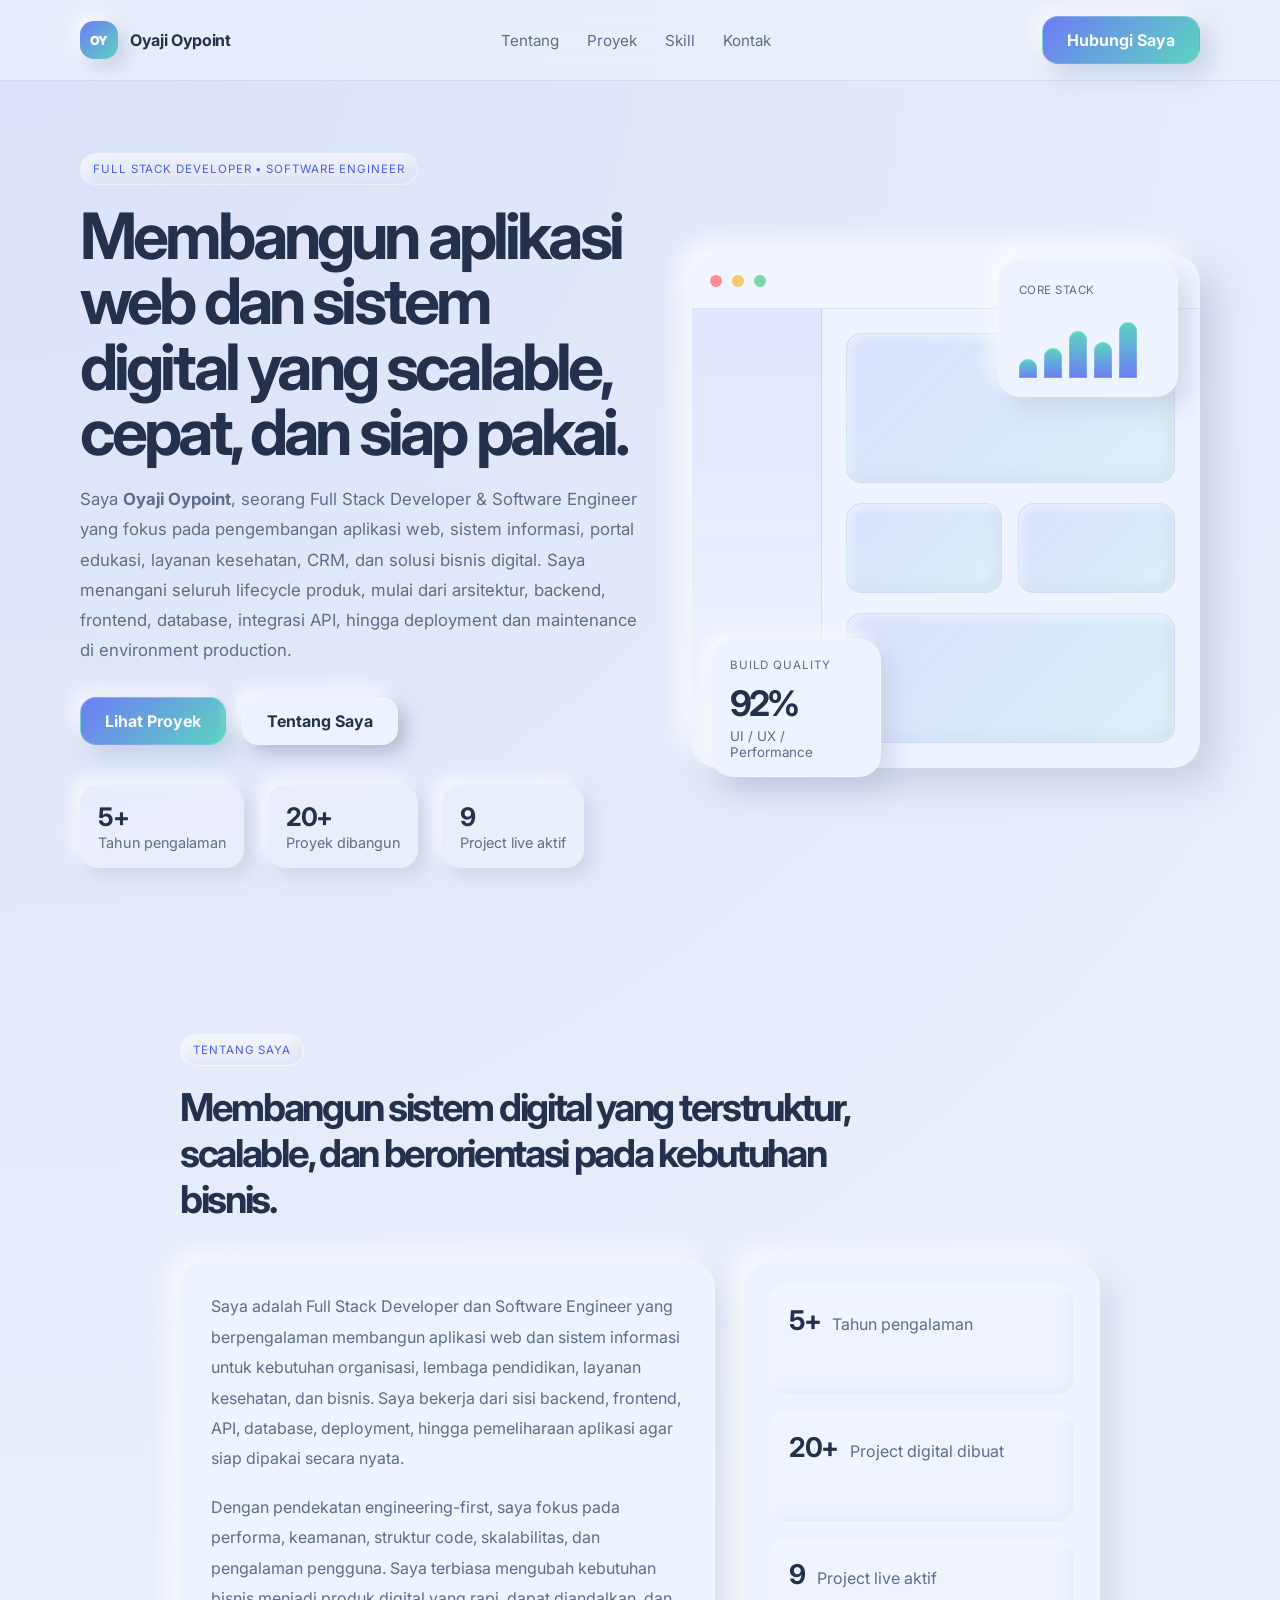
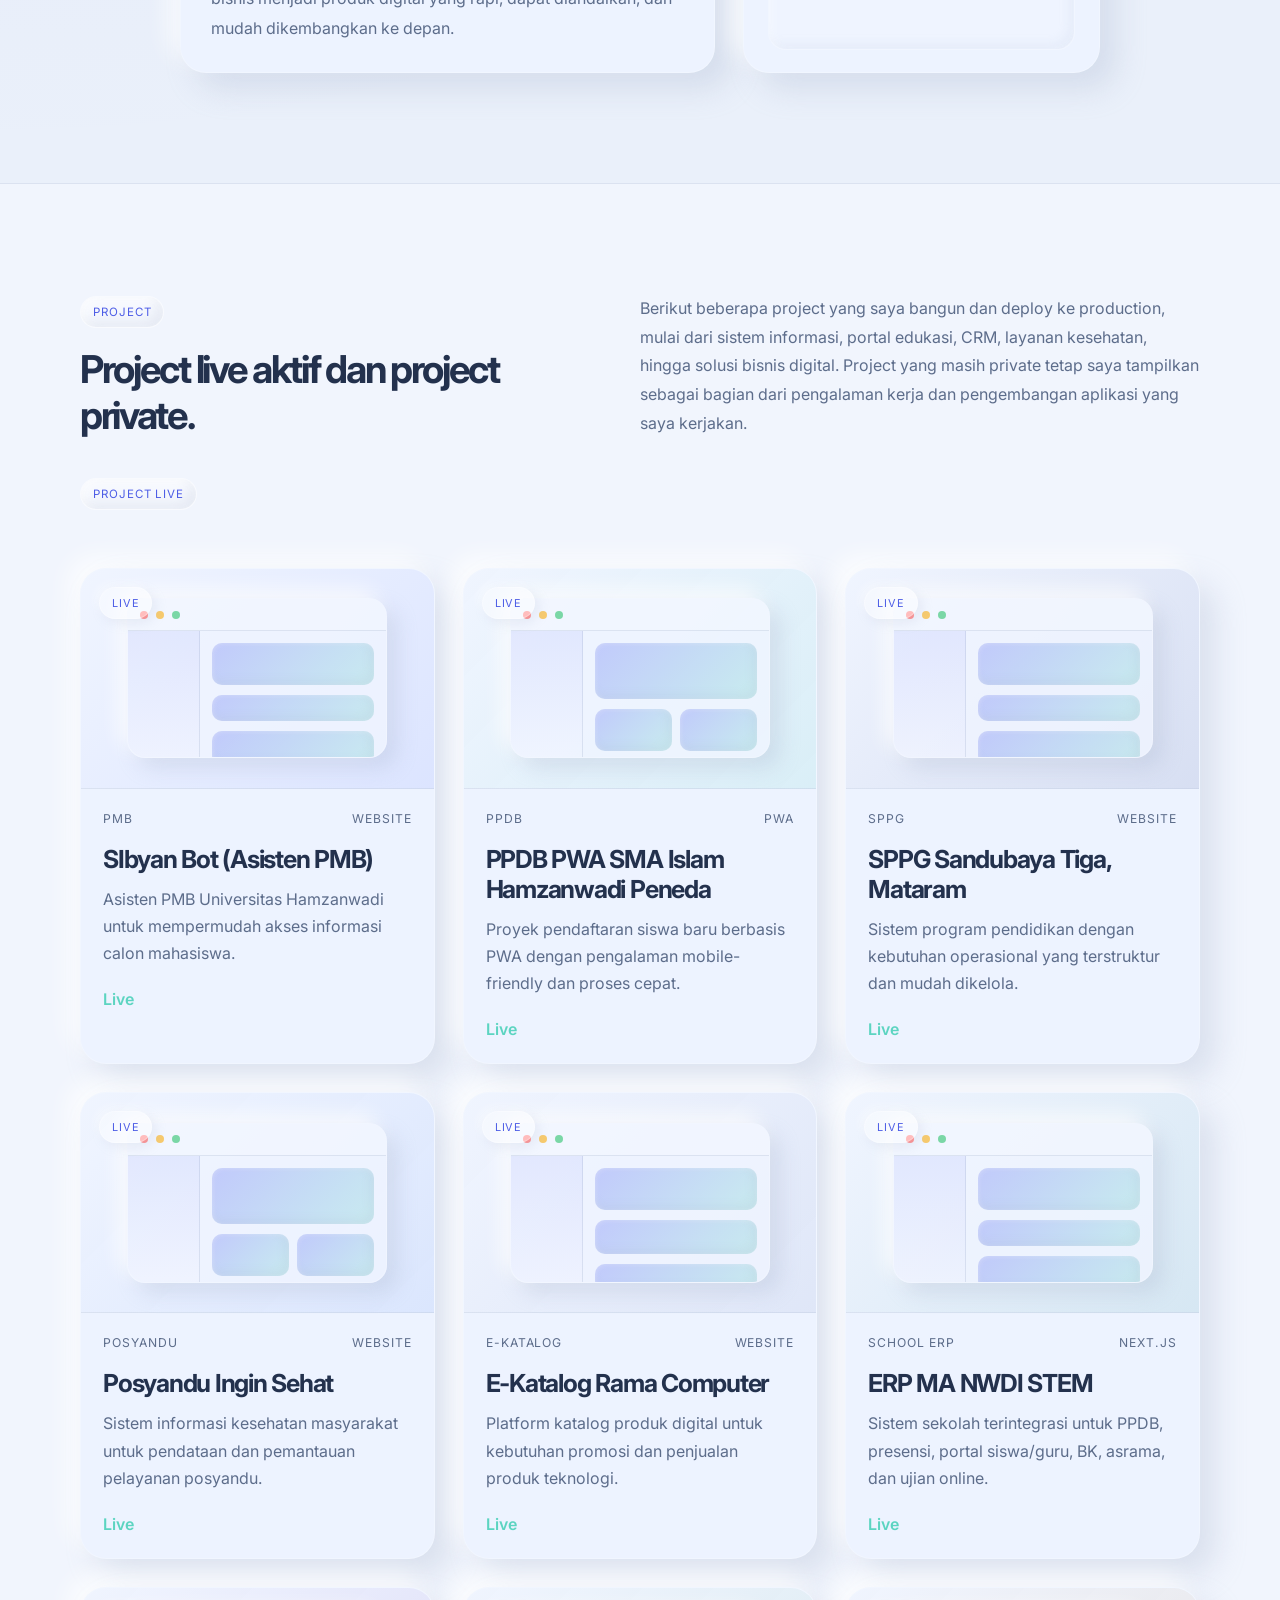
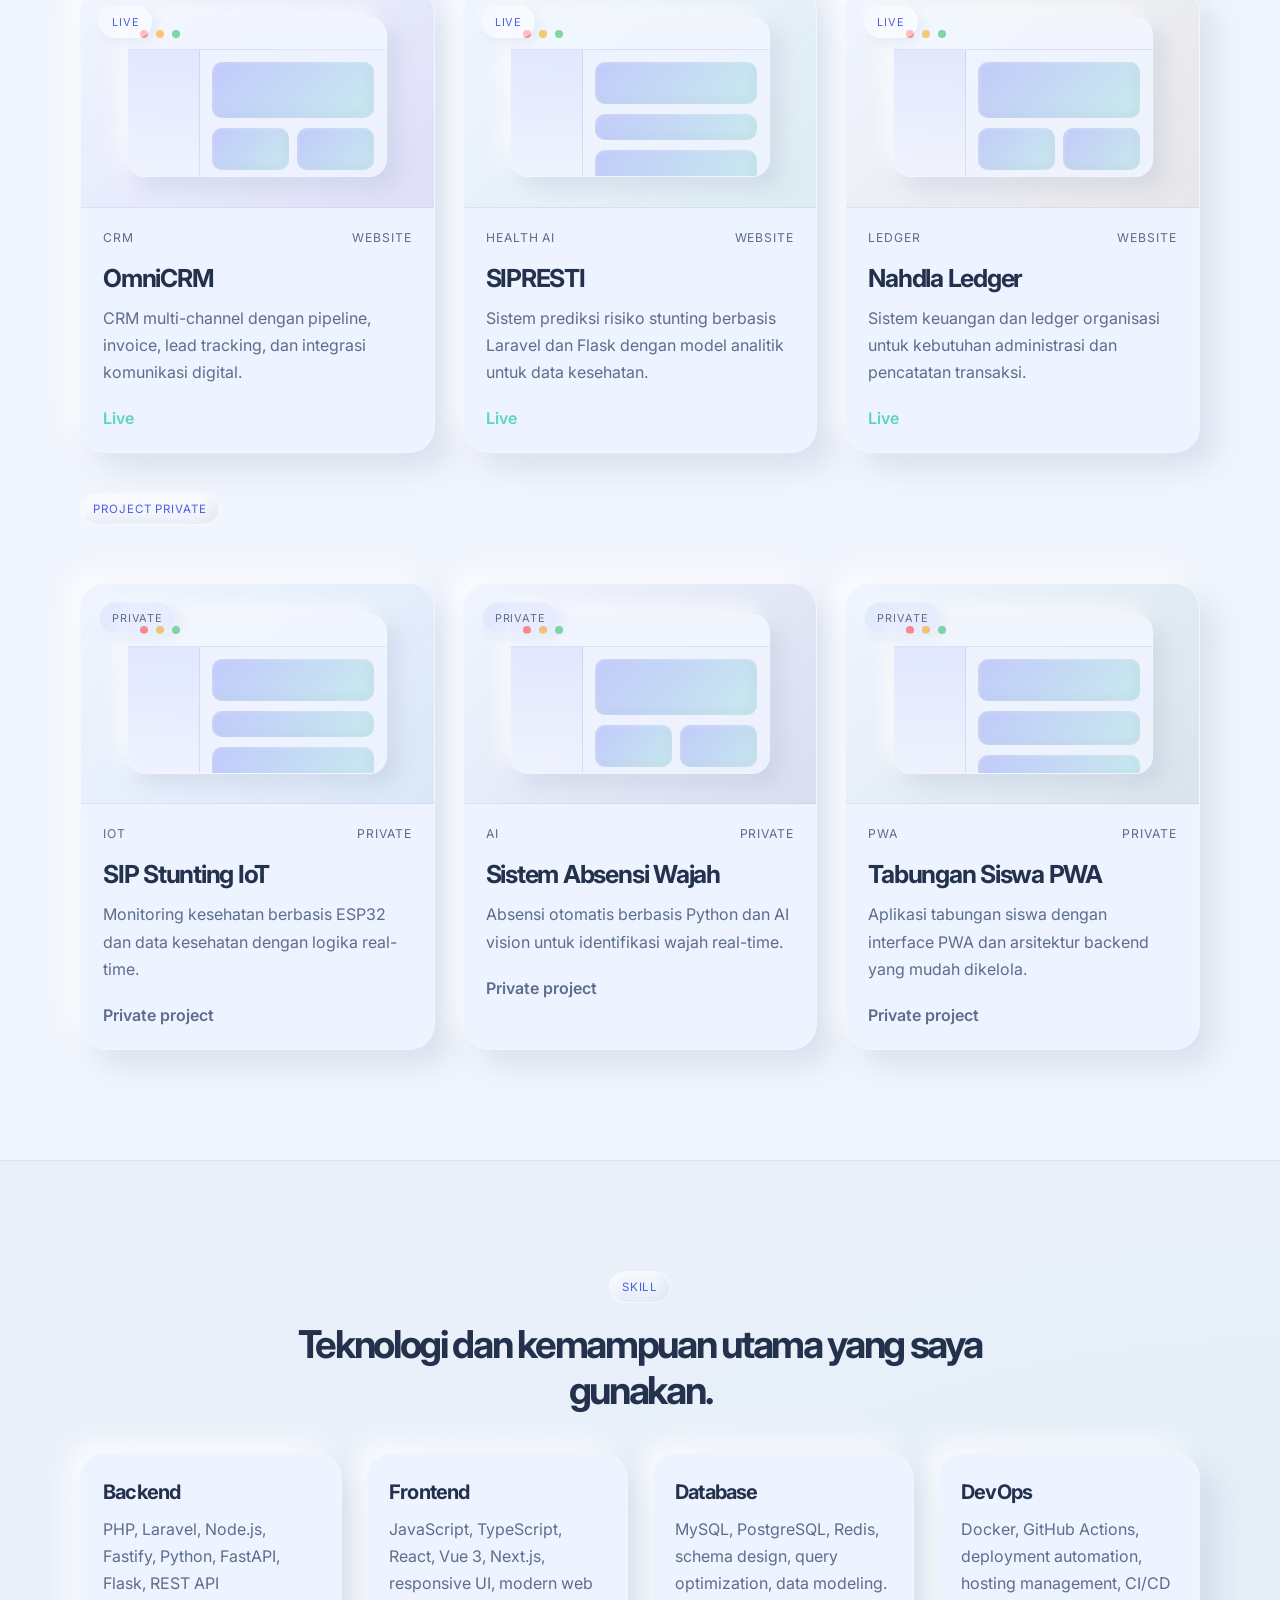
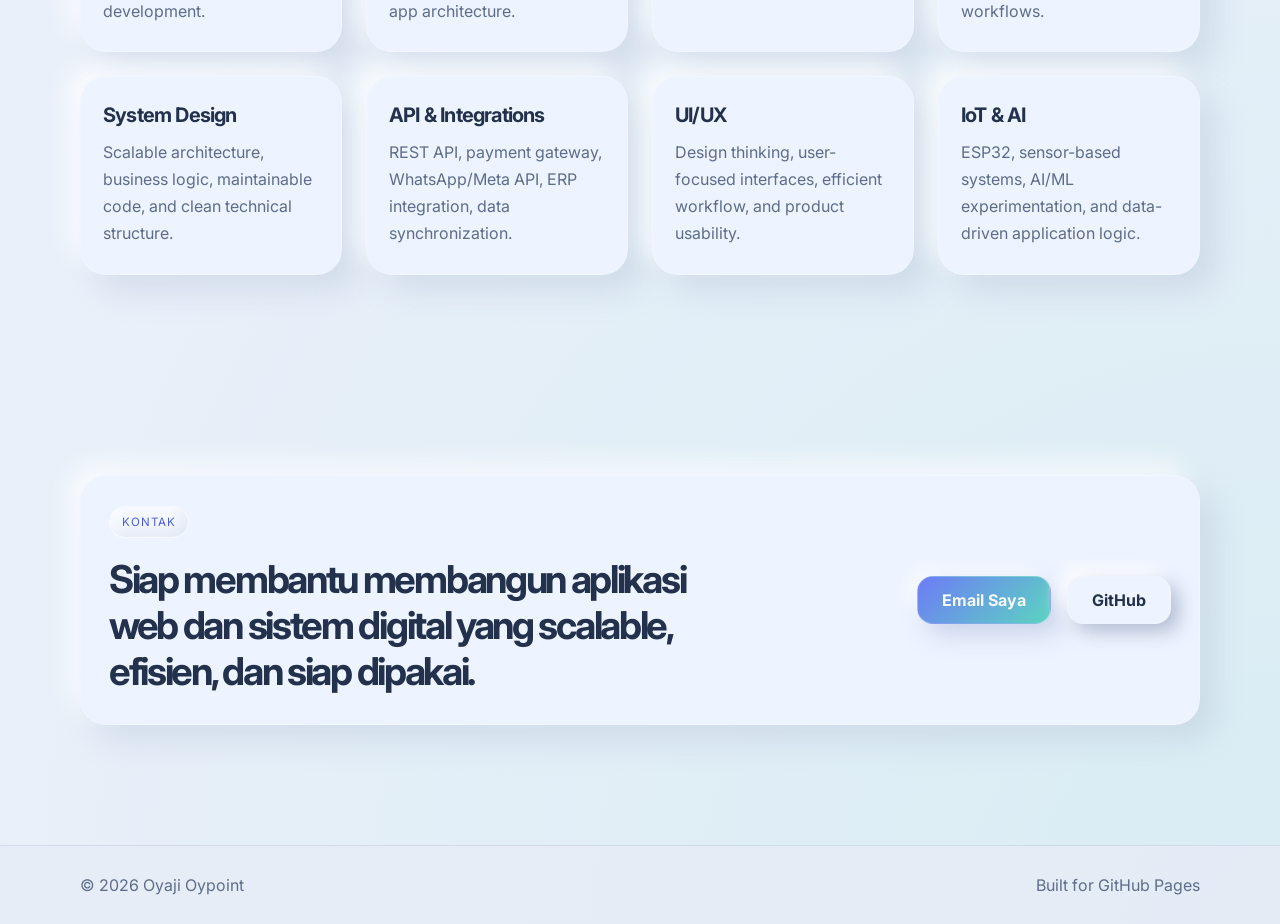
<file: index.html>
<!DOCTYPE html>
<html lang="id">
  <head>
    <meta charset="UTF-8" />
    <meta name="viewport" content="width=device-width, initial-scale=1.0" />
    <meta
      name="description"
      content="Portfolio Oyaji Oypoint — Full Stack Developer & Software Engineer specializing in web apps, business systems, and scalable digital products."
    />
    <title>Oyaji Oypoint | Full Stack Developer</title>
    <link rel="preconnect" href="https://fonts.googleapis.com" />
    <link rel="preconnect" href="https://fonts.gstatic.com" crossorigin />
    <link
      href="https://fonts.googleapis.com/css2?family=Inter:wght@400;500;600;700;800;900&display=swap"
      rel="stylesheet"
    />
    <link rel="stylesheet" href="styles.css" />
  </head>
  <body>
    <header class="site-header">
      <div class="container nav-wrap">
        <a href="#top" class="brand" aria-label="Home">
          <span class="brand-mark">OY</span>
          <span>Oyaji Oypoint</span>
        </a>

        <nav class="main-nav" aria-label="Main navigation">
          <a href="#about">Tentang</a>
          <a href="#projects">Proyek</a>
          <a href="#skills">Skill</a>
          <a href="#contact">Kontak</a>
        </nav>

        <a class="btn btn-primary" href="#contact">Hubungi Saya</a>
      </div>
    </header>

    <main id="top">
      <section class="hero">
        <div class="container hero-grid">
          <div class="hero-copy">
            <span class="eyebrow">Full Stack Developer • Software Engineer</span>
            <h1>Membangun aplikasi web dan sistem digital yang scalable, cepat, dan siap pakai.</h1>
            <p>
              Saya <strong>Oyaji Oypoint</strong>, seorang Full Stack Developer & Software Engineer
              yang fokus pada pengembangan aplikasi web, sistem informasi, portal edukasi, layanan
              kesehatan, CRM, dan solusi bisnis digital. Saya menangani seluruh lifecycle produk,
              mulai dari arsitektur, backend, frontend, database, integrasi API, hingga deployment
              dan maintenance di environment production.
            </p>

            <div class="hero-actions">
              <a class="btn btn-primary" href="#projects">Lihat Proyek</a>
              <a class="btn btn-secondary" href="#about">Tentang Saya</a>
            </div>

            <ul class="quick-stats" aria-label="Quick stats">
              <li><strong>5+</strong><span>Tahun pengalaman</span></li>
              <li><strong>20+</strong><span>Proyek dibangun</span></li>
              <li><strong>9</strong><span>Project live aktif</span></li>
            </ul>
          </div>

          <div class="hero-visual" aria-label="Portfolio preview card">
            <div class="floating-card card-one">
              <span class="label">Core Stack</span>
              <div class="mini-chart">
                <span></span><span></span><span></span><span></span><span></span>
              </div>
            </div>

            <div class="hero-window">
              <div class="window-bar">
                <span></span><span></span><span></span>
              </div>
              <div class="window-body">
                <div class="window-sidebar"></div>
                <div class="window-content">
                  <div class="content-block big"></div>
                  <div class="content-row">
                    <div class="content-block small"></div>
                    <div class="content-block small"></div>
                  </div>
                  <div class="content-block medium"></div>
                </div>
              </div>
            </div>

            <div class="floating-card card-two">
              <label>Build Quality</label>
              <strong>92%</strong>
              <small>UI / UX / Performance</small>
            </div>
          </div>
        </div>
      </section>

      <section class="section" id="about">
        <div class="container narrow">
          <div class="section-heading">
            <span class="eyebrow">Tentang Saya</span>
            <h2>Membangun sistem digital yang terstruktur, scalable, dan berorientasi pada kebutuhan bisnis.</h2>
          </div>

          <div class="about-grid">
            <div class="about-card">
              <p>
                Saya adalah Full Stack Developer dan Software Engineer yang berpengalaman membangun
                aplikasi web dan sistem informasi untuk kebutuhan organisasi, lembaga pendidikan,
                layanan kesehatan, dan bisnis. Saya bekerja dari sisi backend, frontend, API, database,
                deployment, hingga pemeliharaan aplikasi agar siap dipakai secara nyata.
              </p>
              <p>
                Dengan pendekatan engineering-first, saya fokus pada performa, keamanan, struktur code,
                skalabilitas, dan pengalaman pengguna. Saya terbiasa mengubah kebutuhan bisnis menjadi
                produk digital yang rapi, dapat diandalkan, dan mudah dikembangkan ke depan.
              </p>
            </div>

            <div class="about-metrics">
              <div>
                <strong>5+</strong>
                <span>Tahun pengalaman</span>
              </div>
              <div>
                <strong>20+</strong>
                <span>Project digital dibuat</span>
              </div>
              <div>
                <strong>9</strong>
                <span>Project live aktif</span>
              </div>
            </div>
          </div>
        </div>
      </section>

      <section id="projects" class="section alt-bg">
        <div class="container">
          <div class="section-heading split">
            <div>
              <span class="eyebrow">Project</span>
              <h2>Project live aktif dan project private.</h2>
            </div>
            <p>
              Berikut beberapa project yang saya bangun dan deploy ke production, mulai dari sistem
              informasi, portal edukasi, CRM, layanan kesehatan, hingga solusi bisnis digital.
              Project yang masih private tetap saya tampilkan sebagai bagian dari pengalaman kerja
              dan pengembangan aplikasi yang saya kerjakan.
            </p>
          </div>

          <div class="section-heading">
            <span class="eyebrow">Project Live</span>
          </div>

          <div class="project-grid">
            <article class="project-card">
              <div class="project-preview preview-1">
                <span class="badge">Live</span>
                <div class="preview-window">
                  <div class="preview-header"><span></span><span></span><span></span></div>
                  <div class="preview-body">
                    <aside></aside>
                    <main>
                      <div class="block a"></div>
                      <div class="block b"></div>
                      <div class="block c"></div>
                    </main>
                  </div>
                </div>
              </div>
              <div class="project-body">
                <div class="meta-row">
                  <span>PMB</span>
                  <span>Website</span>
                </div>
                <h3>SIbyan Bot (Asisten PMB)</h3>
                <p>Asisten PMB Universitas Hamzanwadi untuk mempermudah akses informasi calon mahasiswa.</p>
                <div class="project-links">
                  <a href="https://pmb.oypoint.online" target="_blank" rel="noreferrer">Live</a>
                </div>
              </div>
            </article>

            <article class="project-card">
              <div class="project-preview preview-2">
                <span class="badge">Live</span>
                <div class="preview-window">
                  <div class="preview-header"><span></span><span></span><span></span></div>
                  <div class="preview-body">
                    <aside></aside>
                    <main>
                      <div class="block a long"></div>
                      <div class="inline-row">
                        <div class="block b small"></div>
                        <div class="block d small"></div>
                      </div>
                    </main>
                  </div>
                </div>
              </div>
              <div class="project-body">
                <div class="meta-row">
                  <span>PPDB</span>
                  <span>PWA</span>
                </div>
                <h3>PPDB PWA SMA Islam Hamzanwadi Peneda</h3>
                <p>Proyek pendaftaran siswa baru berbasis PWA dengan pengalaman mobile-friendly dan proses cepat.</p>
                <div class="project-links">
                  <a href="https://ppdb-pwa-laravel.vercel.app" target="_blank" rel="noreferrer">Live</a>
                </div>
              </div>
            </article>

            <article class="project-card">
              <div class="project-preview preview-3">
                <span class="badge">Live</span>
                <div class="preview-window">
                  <div class="preview-header"><span></span><span></span><span></span></div>
                  <div class="preview-body">
                    <aside></aside>
                    <main>
                      <div class="block a"></div>
                      <div class="block b"></div>
                      <div class="block c"></div>
                    </main>
                  </div>
                </div>
              </div>
              <div class="project-body">
                <div class="meta-row">
                  <span>SPPG</span>
                  <span>Website</span>
                </div>
                <h3>SPPG Sandubaya Tiga, Mataram</h3>
                <p>Sistem program pendidikan dengan kebutuhan operasional yang terstruktur dan mudah dikelola.</p>
                <div class="project-links">
                  <a href="https://mbgsppg.oypoint.online" target="_blank" rel="noreferrer">Live</a>
                </div>
              </div>
            </article>

            <article class="project-card">
              <div class="project-preview preview-4">
                <span class="badge">Live</span>
                <div class="preview-window">
                  <div class="preview-header"><span></span><span></span><span></span></div>
                  <div class="preview-body">
                    <aside></aside>
                    <main>
                      <div class="block a long"></div>
                      <div class="inline-row">
                        <div class="block b small"></div>
                        <div class="block d small"></div>
                      </div>
                    </main>
                  </div>
                </div>
              </div>
              <div class="project-body">
                <div class="meta-row">
                  <span>Posyandu</span>
                  <span>Website</span>
                </div>
                <h3>Posyandu Ingin Sehat</h3>
                <p>Sistem informasi kesehatan masyarakat untuk pendataan dan pemantauan pelayanan posyandu.</p>
                <div class="project-links">
                  <a href="https://posyandu.oypoint.online" target="_blank" rel="noreferrer">Live</a>
                </div>
              </div>
            </article>

            <article class="project-card">
              <div class="project-preview preview-5">
                <span class="badge">Live</span>
                <div class="preview-window">
                  <div class="preview-header"><span></span><span></span><span></span></div>
                  <div class="preview-body">
                    <aside></aside>
                    <main>
                      <div class="block a"></div>
                      <div class="block c"></div>
                      <div class="block b"></div>
                    </main>
                  </div>
                </div>
              </div>
              <div class="project-body">
                <div class="meta-row">
                  <span>E-Katalog</span>
                  <span>Website</span>
                </div>
                <h3>E-Katalog Rama Computer</h3>
                <p>Platform katalog produk digital untuk kebutuhan promosi dan penjualan produk teknologi.</p>
                <div class="project-links">
                  <a href="https://ramacomputer.id" target="_blank" rel="noreferrer">Live</a>
                </div>
              </div>
            </article>

            <article class="project-card">
              <div class="project-preview preview-6">
                <span class="badge">Live</span>
                <div class="preview-window">
                  <div class="preview-header"><span></span><span></span><span></span></div>
                  <div class="preview-body">
                    <aside></aside>
                    <main>
                      <div class="block a"></div>
                      <div class="block b"></div>
                      <div class="block c"></div>
                    </main>
                  </div>
                </div>
              </div>
              <div class="project-body">
                <div class="meta-row">
                  <span>School ERP</span>
                  <span>Next.js</span>
                </div>
                <h3>ERP MA NWDI STEM</h3>
                <p>Sistem sekolah terintegrasi untuk PPDB, presensi, portal siswa/guru, BK, asrama, dan ujian online.</p>
                <div class="project-links">
                  <a href="https://mastemhamzanwadi.com" target="_blank" rel="noreferrer">Live</a>
                </div>
              </div>
            </article>

            <article class="project-card">
              <div class="project-preview preview-7">
                <span class="badge">Live</span>
                <div class="preview-window">
                  <div class="preview-header"><span></span><span></span><span></span></div>
                  <div class="preview-body">
                    <aside></aside>
                    <main>
                      <div class="block a long"></div>
                      <div class="inline-row">
                        <div class="block b small"></div>
                        <div class="block d small"></div>
                      </div>
                    </main>
                  </div>
                </div>
              </div>
              <div class="project-body">
                <div class="meta-row">
                  <span>CRM</span>
                  <span>Website</span>
                </div>
                <h3>OmniCRM</h3>
                <p>CRM multi-channel dengan pipeline, invoice, lead tracking, dan integrasi komunikasi digital.</p>
                <div class="project-links">
                  <a href="https://crm.oypoint.online" target="_blank" rel="noreferrer">Live</a>
                </div>
              </div>
            </article>

            <article class="project-card">
              <div class="project-preview preview-8">
                <span class="badge">Live</span>
                <div class="preview-window">
                  <div class="preview-header"><span></span><span></span><span></span></div>
                  <div class="preview-body">
                    <aside></aside>
                    <main>
                      <div class="block a"></div>
                      <div class="block b"></div>
                      <div class="block c"></div>
                    </main>
                  </div>
                </div>
              </div>
              <div class="project-body">
                <div class="meta-row">
                  <span>Health AI</span>
                  <span>Website</span>
                </div>
                <h3>SIPRESTI</h3>
                <p>Sistem prediksi risiko stunting berbasis Laravel dan Flask dengan model analitik untuk data kesehatan.</p>
                <div class="project-links">
                  <a href="https://oypoint.online" target="_blank" rel="noreferrer">Live</a>
                </div>
              </div>
            </article>

            <article class="project-card">
              <div class="project-preview preview-9">
                <span class="badge">Live</span>
                <div class="preview-window">
                  <div class="preview-header"><span></span><span></span><span></span></div>
                  <div class="preview-body">
                    <aside></aside>
                    <main>
                      <div class="block a long"></div>
                      <div class="inline-row">
                        <div class="block b small"></div>
                        <div class="block d small"></div>
                      </div>
                    </main>
                  </div>
                </div>
              </div>
              <div class="project-body">
                <div class="meta-row">
                  <span>Ledger</span>
                  <span>Website</span>
                </div>
                <h3>Nahdla Ledger</h3>
                <p>Sistem keuangan dan ledger organisasi untuk kebutuhan administrasi dan pencatatan transaksi.</p>
                <div class="project-links">
                  <a href="https://ledger.oypoint.online" target="_blank" rel="noreferrer">Live</a>
                </div>
              </div>
            </article>
          </div>

          <div class="section-heading" style="margin-top: 2.5rem;">
            <span class="eyebrow">Project Private</span>
          </div>

          <div class="project-grid">
            <article class="project-card">
              <div class="project-preview preview-10">
                <span class="badge private-badge">Private</span>
                <div class="preview-window">
                  <div class="preview-header"><span></span><span></span><span></span></div>
                  <div class="preview-body">
                    <aside></aside>
                    <main>
                      <div class="block a"></div>
                      <div class="block b"></div>
                      <div class="block c"></div>
                    </main>
                  </div>
                </div>
              </div>
              <div class="project-body">
                <div class="meta-row">
                  <span>IoT</span>
                  <span>Private</span>
                </div>
                <h3>SIP Stunting IoT</h3>
                <p>Monitoring kesehatan berbasis ESP32 dan data kesehatan dengan logika real-time.</p>
                <div class="project-links">
                  <span>Private project</span>
                </div>
              </div>
            </article>

            <article class="project-card">
              <div class="project-preview preview-11">
                <span class="badge private-badge">Private</span>
                <div class="preview-window">
                  <div class="preview-header"><span></span><span></span><span></span></div>
                  <div class="preview-body">
                    <aside></aside>
                    <main>
                      <div class="block a long"></div>
                      <div class="inline-row">
                        <div class="block b small"></div>
                        <div class="block d small"></div>
                      </div>
                    </main>
                  </div>
                </div>
              </div>
              <div class="project-body">
                <div class="meta-row">
                  <span>AI</span>
                  <span>Private</span>
                </div>
                <h3>Sistem Absensi Wajah</h3>
                <p>Absensi otomatis berbasis Python dan AI vision untuk identifikasi wajah real-time.</p>
                <div class="project-links">
                  <span>Private project</span>
                </div>
              </div>
            </article>

            <article class="project-card">
              <div class="project-preview preview-12">
                <span class="badge private-badge">Private</span>
                <div class="preview-window">
                  <div class="preview-header"><span></span><span></span><span></span></div>
                  <div class="preview-body">
                    <aside></aside>
                    <main>
                      <div class="block a"></div>
                      <div class="block c"></div>
                      <div class="block b"></div>
                    </main>
                  </div>
                </div>
              </div>
              <div class="project-body">
                <div class="meta-row">
                  <span>PWA</span>
                  <span>Private</span>
                </div>
                <h3>Tabungan Siswa PWA</h3>
                <p>Aplikasi tabungan siswa dengan interface PWA dan arsitektur backend yang mudah dikelola.</p>
                <div class="project-links">
                  <span>Private project</span>
                </div>
              </div>
            </article>
          </div>
        </div>
      </section>

      <section id="skills" class="section">
        <div class="container">
          <div class="section-heading center">
            <span class="eyebrow">Skill</span>
            <h2>Teknologi dan kemampuan utama yang saya gunakan.</h2>
          </div>

          <div class="skill-grid">
            <div class="skill-card">
              <h3>Backend</h3>
              <p>PHP, Laravel, Node.js, Fastify, Python, FastAPI, Flask, REST API development.</p>
            </div>
            <div class="skill-card">
              <h3>Frontend</h3>
              <p>JavaScript, TypeScript, React, Vue 3, Next.js, responsive UI, modern web app architecture.</p>
            </div>
            <div class="skill-card">
              <h3>Database</h3>
              <p>MySQL, PostgreSQL, Redis, schema design, query optimization, data modeling.</p>
            </div>
            <div class="skill-card">
              <h3>DevOps</h3>
              <p>Docker, GitHub Actions, deployment automation, hosting management, CI/CD workflows.</p>
            </div>
            <div class="skill-card">
              <h3>System Design</h3>
              <p>Scalable architecture, business logic, maintainable code, and clean technical structure.</p>
            </div>
            <div class="skill-card">
              <h3>API & Integrations</h3>
              <p>REST API, payment gateway, WhatsApp/Meta API, ERP integration, data synchronization.</p>
            </div>
            <div class="skill-card">
              <h3>UI/UX</h3>
              <p>Design thinking, user-focused interfaces, efficient workflow, and product usability.</p>
            </div>
            <div class="skill-card">
              <h3>IoT & AI</h3>
              <p>ESP32, sensor-based systems, AI/ML experimentation, and data-driven application logic.</p>
            </div>
          </div>
        </div>
      </section>

      <section class="section contact-section" id="contact">
        <div class="container contact-box">
          <div>
            <span class="eyebrow">Kontak</span>
            <h2>Siap membantu membangun aplikasi web dan sistem digital yang scalable, efisien, dan siap dipakai.</h2>
          </div>
          <div class="contact-actions">
            <a class="btn btn-primary" href="mailto:rizki.fahrurrozi@gmail.com">Email Saya</a>
            <a class="btn btn-secondary" href="https://github.com/oyaji078" target="_blank" rel="noreferrer">GitHub</a>
          </div>
        </div>
      </section>
    </main>

    <footer class="site-footer">
      <div class="container footer-wrap">
        <p>© <span id="year"></span> Oyaji Oypoint</p>
        <p>Built for GitHub Pages</p>
      </div>
    </footer>

    <script src="script.js"></script>
  </body>
</html>
</file>
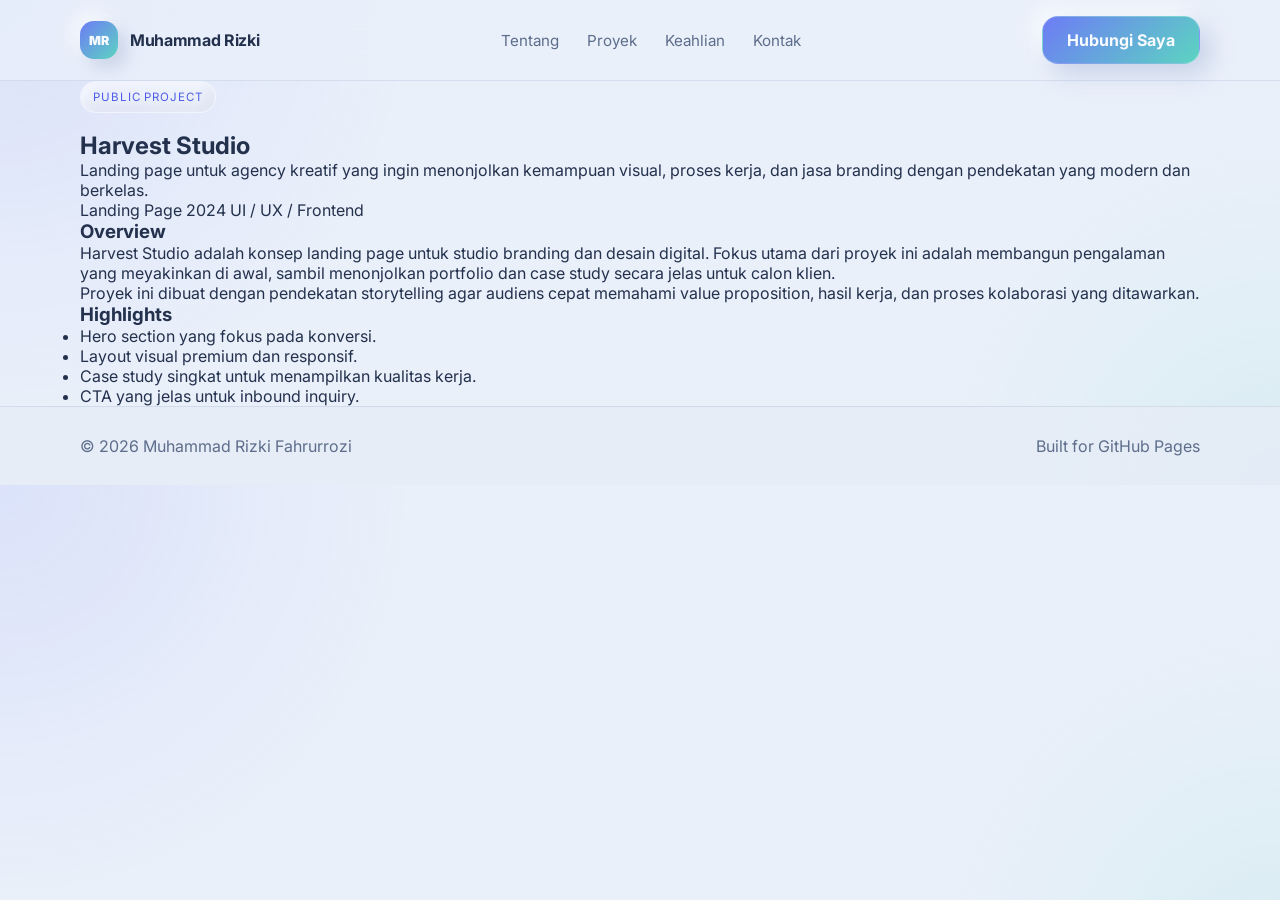
<file: project-harvest.html>
<!DOCTYPE html>
<html lang="id">
  <head>
    <meta charset="UTF-8" />
    <meta name="viewport" content="width=device-width, initial-scale=1.0" />
    <title>Harvest Studio | Project Detail</title>
    <link rel="preconnect" href="https://fonts.googleapis.com" />
    <link rel="preconnect" href="https://fonts.gstatic.com" crossorigin />
    <link
      href="https://fonts.googleapis.com/css2?family=Inter:wght@400;500;600;700;800;900&display=swap"
      rel="stylesheet"
    />
    <link rel="stylesheet" href="styles.css" />
  </head>
  <body>
    <header class="site-header">
      <div class="container nav-wrap">
        <a href="index.html" class="brand" aria-label="Back to home">
          <span class="brand-mark">MR</span>
          <span>Muhammad Rizki</span>
        </a>
        <nav class="main-nav" aria-label="Main navigation">
          <a href="index.html#about">Tentang</a>
          <a href="index.html#projects">Proyek</a>
          <a href="index.html#skills">Keahlian</a>
          <a href="index.html#contact">Kontak</a>
        </nav>
        <a class="btn btn-primary" href="index.html#contact">Hubungi Saya</a>
      </div>
    </header>

    <main class="page-shell">
      <div class="container">
        <section class="project-hero">
          <div class="project-hero-card">
            <div class="project-hero-visual" aria-hidden="true"></div>
            <div class="project-hero-copy">
              <span class="eyebrow">Public Project</span>
              <h1>Harvest Studio</h1>
              <p>
                Landing page untuk agency kreatif yang ingin menonjolkan kemampuan visual,
                proses kerja, dan jasa branding dengan pendekatan yang modern dan berkelas.
              </p>
              <div class="project-meta">
                <span class="meta-pill">Landing Page</span>
                <span class="meta-pill">2024</span>
                <span class="meta-pill">UI / UX / Frontend</span>
              </div>
            </div>
          </div>
        </section>

        <section class="project-content">
          <article class="info-panel">
            <h3>Overview</h3>
            <p>
              Harvest Studio adalah konsep landing page untuk studio branding dan desain digital.
              Fokus utama dari proyek ini adalah membangun pengalaman yang meyakinkan di awal,
              sambil menonjolkan portfolio dan case study secara jelas untuk calon klien.
            </p>
            <p>
              Proyek ini dibuat dengan pendekatan storytelling agar audiens cepat memahami value
              proposition, hasil kerja, dan proses kolaborasi yang ditawarkan.
            </p>
          </article>

          <aside class="summary-panel">
            <h3>Highlights</h3>
            <ul>
              <li>Hero section yang fokus pada konversi.</li>
              <li>Layout visual premium dan responsif.</li>
              <li>Case study singkat untuk menampilkan kualitas kerja.</li>
              <li>CTA yang jelas untuk inbound inquiry.</li>
            </ul>
          </aside>
        </section>

        <section class="preview-grid" aria-label="Project preview examples">
          <div class="preview-block"></div>
          <div class="preview-block"></div>
        </section>
      </div>
    </main>

    <footer class="site-footer">
      <div class="container footer-wrap">
        <p>© <span id="year"></span> Muhammad Rizki Fahrurrozi</p>
        <p>Built for GitHub Pages</p>
      </div>
    </footer>

    <script src="script.js"></script>
  </body>
</html>
</file>
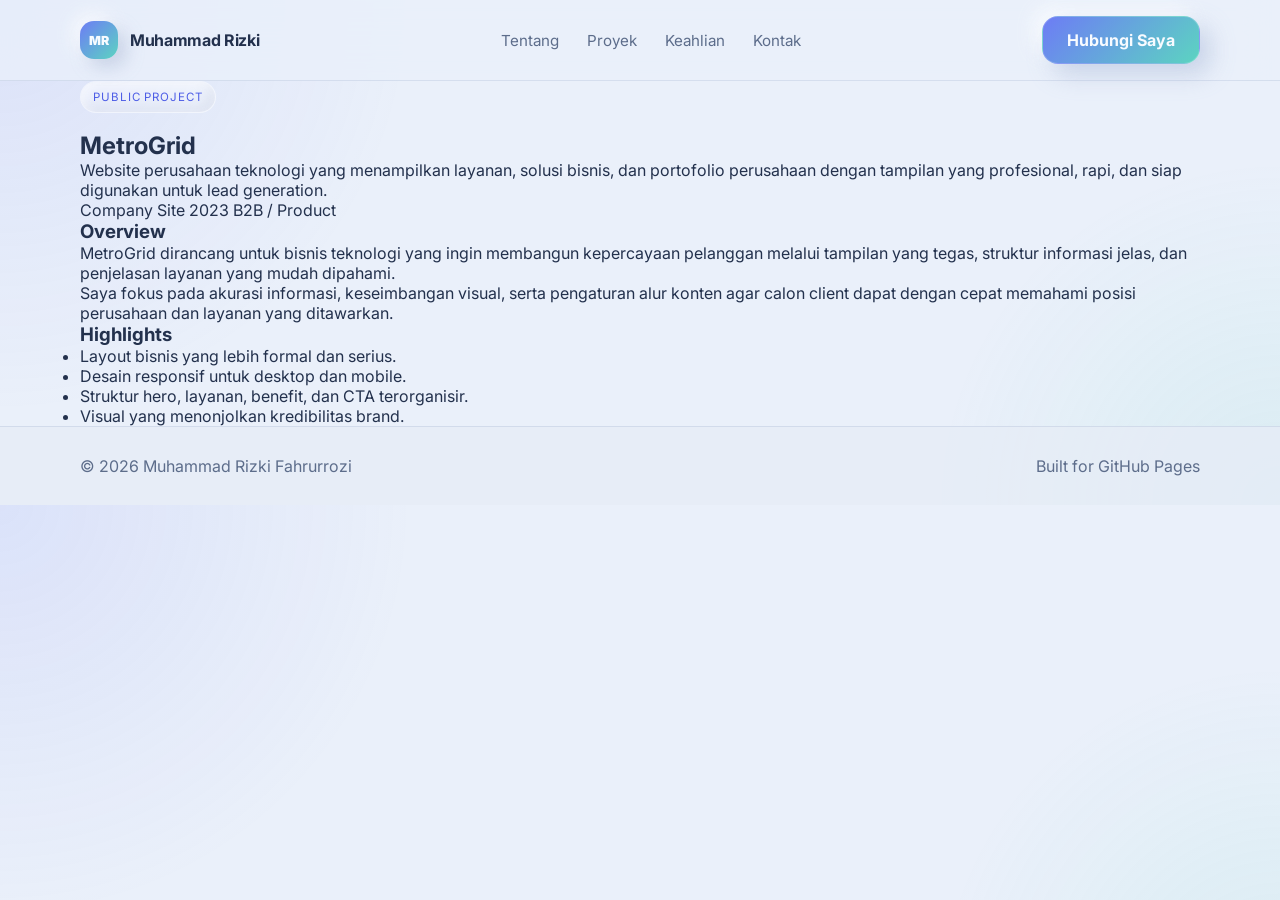
<file: project-metro.html>
<!DOCTYPE html>
<html lang="id">
  <head>
    <meta charset="UTF-8" />
    <meta name="viewport" content="width=device-width, initial-scale=1.0" />
    <title>MetroGrid | Project Detail</title>
    <link rel="preconnect" href="https://fonts.googleapis.com" />
    <link rel="preconnect" href="https://fonts.gstatic.com" crossorigin />
    <link
      href="https://fonts.googleapis.com/css2?family=Inter:wght@400;500;600;700;800;900&display=swap"
      rel="stylesheet"
    />
    <link rel="stylesheet" href="styles.css" />
  </head>
  <body>
    <header class="site-header">
      <div class="container nav-wrap">
        <a href="index.html" class="brand" aria-label="Back to home">
          <span class="brand-mark">MR</span>
          <span>Muhammad Rizki</span>
        </a>
        <nav class="main-nav" aria-label="Main navigation">
          <a href="index.html#about">Tentang</a>
          <a href="index.html#projects">Proyek</a>
          <a href="index.html#skills">Keahlian</a>
          <a href="index.html#contact">Kontak</a>
        </nav>
        <a class="btn btn-primary" href="index.html#contact">Hubungi Saya</a>
      </div>
    </header>

    <main class="page-shell">
      <div class="container">
        <section class="project-hero">
          <div class="project-hero-card">
            <div class="project-hero-visual" aria-hidden="true"></div>
            <div class="project-hero-copy">
              <span class="eyebrow">Public Project</span>
              <h1>MetroGrid</h1>
              <p>
                Website perusahaan teknologi yang menampilkan layanan, solusi bisnis, dan portofolio
                perusahaan dengan tampilan yang profesional, rapi, dan siap digunakan untuk lead generation.
              </p>
              <div class="project-meta">
                <span class="meta-pill">Company Site</span>
                <span class="meta-pill">2023</span>
                <span class="meta-pill">B2B / Product</span>
              </div>
            </div>
          </div>
        </section>

        <section class="project-content">
          <article class="info-panel">
            <h3>Overview</h3>
            <p>
              MetroGrid dirancang untuk bisnis teknologi yang ingin membangun kepercayaan pelanggan
              melalui tampilan yang tegas, struktur informasi jelas, dan penjelasan layanan yang mudah dipahami.
            </p>
            <p>
              Saya fokus pada akurasi informasi, keseimbangan visual, serta pengaturan alur konten agar
              calon client dapat dengan cepat memahami posisi perusahaan dan layanan yang ditawarkan.
            </p>
          </article>

          <aside class="summary-panel">
            <h3>Highlights</h3>
            <ul>
              <li>Layout bisnis yang lebih formal dan serius.</li>
              <li>Desain responsif untuk desktop dan mobile.</li>
              <li>Struktur hero, layanan, benefit, dan CTA terorganisir.</li>
              <li>Visual yang menonjolkan kredibilitas brand.</li>
            </ul>
          </aside>
        </section>

        <section class="preview-grid" aria-label="Project preview examples">
          <div class="preview-block"></div>
          <div class="preview-block"></div>
        </section>
      </div>
    </main>

    <footer class="site-footer">
      <div class="container footer-wrap">
        <p>© <span id="year"></span> Muhammad Rizki Fahrurrozi</p>
        <p>Built for GitHub Pages</p>
      </div>
    </footer>

    <script src="script.js"></script>
  </body>
</html>
</file>
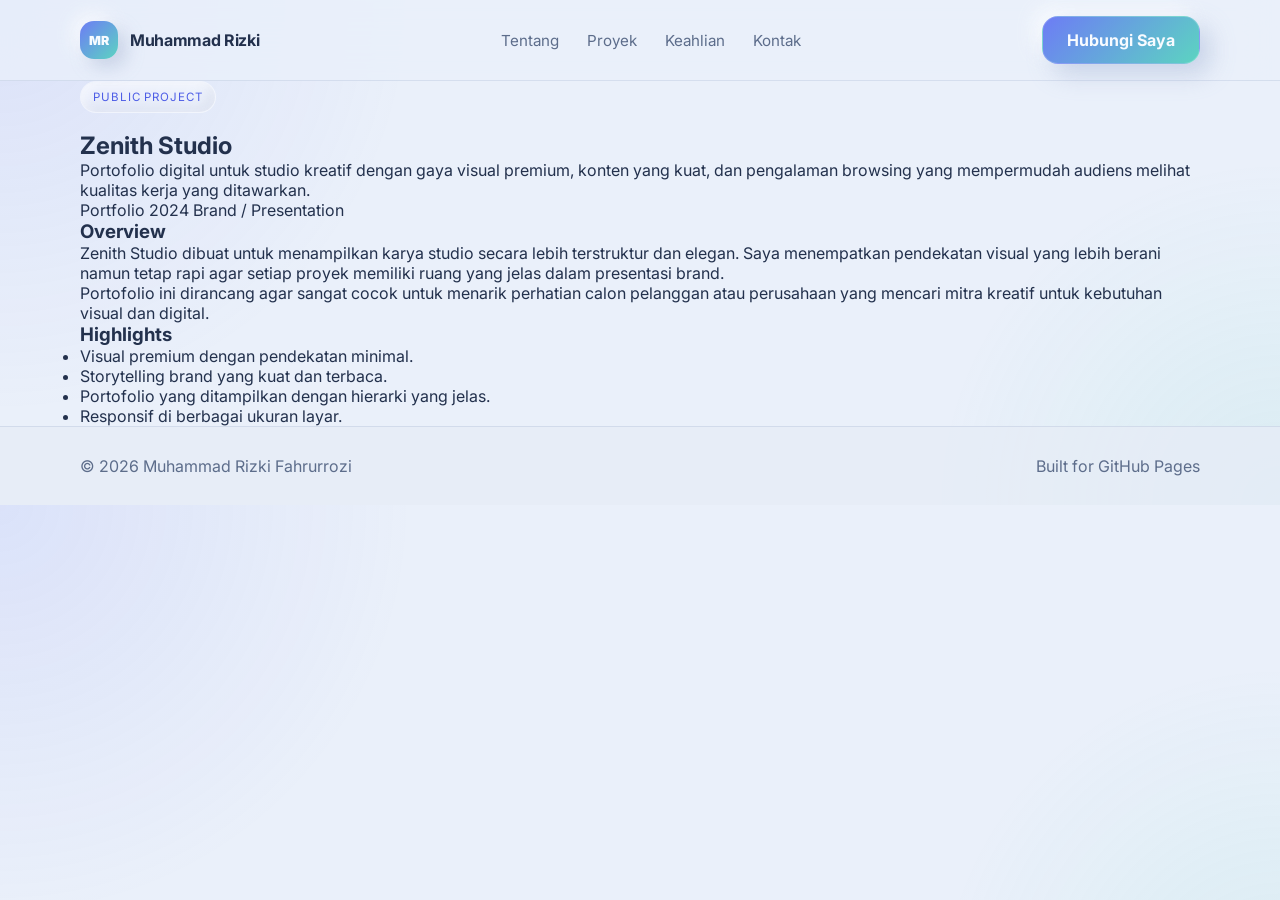
<file: project-zenith.html>
<!DOCTYPE html>
<html lang="id">
  <head>
    <meta charset="UTF-8" />
    <meta name="viewport" content="width=device-width, initial-scale=1.0" />
    <title>Zenith Studio | Project Detail</title>
    <link rel="preconnect" href="https://fonts.googleapis.com" />
    <link rel="preconnect" href="https://fonts.gstatic.com" crossorigin />
    <link
      href="https://fonts.googleapis.com/css2?family=Inter:wght@400;500;600;700;800;900&display=swap"
      rel="stylesheet"
    />
    <link rel="stylesheet" href="styles.css" />
  </head>
  <body>
    <header class="site-header">
      <div class="container nav-wrap">
        <a href="index.html" class="brand" aria-label="Back to home">
          <span class="brand-mark">MR</span>
          <span>Muhammad Rizki</span>
        </a>
        <nav class="main-nav" aria-label="Main navigation">
          <a href="index.html#about">Tentang</a>
          <a href="index.html#projects">Proyek</a>
          <a href="index.html#skills">Keahlian</a>
          <a href="index.html#contact">Kontak</a>
        </nav>
        <a class="btn btn-primary" href="index.html#contact">Hubungi Saya</a>
      </div>
    </header>

    <main class="page-shell">
      <div class="container">
        <section class="project-hero">
          <div class="project-hero-card">
            <div class="project-hero-visual" aria-hidden="true"></div>
            <div class="project-hero-copy">
              <span class="eyebrow">Public Project</span>
              <h1>Zenith Studio</h1>
              <p>
                Portofolio digital untuk studio kreatif dengan gaya visual premium, konten yang kuat,
                dan pengalaman browsing yang mempermudah audiens melihat kualitas kerja yang ditawarkan.
              </p>
              <div class="project-meta">
                <span class="meta-pill">Portfolio</span>
                <span class="meta-pill">2024</span>
                <span class="meta-pill">Brand / Presentation</span>
              </div>
            </div>
          </div>
        </section>

        <section class="project-content">
          <article class="info-panel">
            <h3>Overview</h3>
            <p>
              Zenith Studio dibuat untuk menampilkan karya studio secara lebih terstruktur dan elegan.
              Saya menempatkan pendekatan visual yang lebih berani namun tetap rapi agar setiap proyek
              memiliki ruang yang jelas dalam presentasi brand.
            </p>
            <p>
              Portofolio ini dirancang agar sangat cocok untuk menarik perhatian calon pelanggan atau perusahaan
              yang mencari mitra kreatif untuk kebutuhan visual dan digital.
            </p>
          </article>

          <aside class="summary-panel">
            <h3>Highlights</h3>
            <ul>
              <li>Visual premium dengan pendekatan minimal.</li>
              <li>Storytelling brand yang kuat dan terbaca.</li>
              <li>Portofolio yang ditampilkan dengan hierarki yang jelas.</li>
              <li>Responsif di berbagai ukuran layar.</li>
            </ul>
          </aside>
        </section>

        <section class="preview-grid" aria-label="Project preview examples">
          <div class="preview-block"></div>
          <div class="preview-block"></div>
        </section>
      </div>
    </main>

    <footer class="site-footer">
      <div class="container footer-wrap">
        <p>© <span id="year"></span> Muhammad Rizki Fahrurrozi</p>
        <p>Built for GitHub Pages</p>
      </div>
    </footer>

    <script src="script.js"></script>
  </body>
</html>
</file>
<file: styles.css>
:root {
  --bg: #eaf0fa;
  --bg-strong: #dde7f5;
  --panel: #edf3ff;
  --panel-strong: #e6edf9;
  --panel-soft: #f5f8ff;
  --text: #23314d;
  --muted: #5d6d8b;
  --primary: #6d7cf5;
  --primary-strong: #4d5de6;
  --accent: #5cd4c1;
  --line: rgba(118, 137, 178, 0.18);
  --shadow-dark: rgba(154, 166, 190, 0.68);
  --shadow-light: rgba(255, 255, 255, 0.95);
  --shadow-soft: rgba(118, 129, 168, 0.18);
}

* {
  margin: 0;
  padding: 0;
  box-sizing: border-box;
}

html {
  scroll-behavior: smooth;
}

body {
  font-family: "Inter", sans-serif;
  background:
    radial-gradient(circle at top left, rgba(109, 124, 245, 0.12), transparent 30%),
    radial-gradient(circle at bottom right, rgba(92, 212, 193, 0.12), transparent 25%),
    var(--bg);
  color: var(--text);
}

a {
  color: inherit;
  text-decoration: none;
}

img {
  max-width: 100%;
  display: block;
}

.container {
  width: min(1120px, calc(100% - 32px));
  margin: 0 auto;
}

.narrow {
  width: min(920px, calc(100% - 32px));
}

.section {
  padding: 110px 0;
}

.alt-bg {
  background: rgba(245, 248, 255, 0.7);
  border-top: 1px solid var(--line);
  border-bottom: 1px solid var(--line);
}

.site-header {
  position: sticky;
  top: 0;
  z-index: 50;
  backdrop-filter: blur(18px);
  background: rgba(234, 240, 250, 0.78);
  border-bottom: 1px solid var(--line);
}

.nav-wrap {
  display: flex;
  align-items: center;
  justify-content: space-between;
  min-height: 80px;
  gap: 24px;
}

.brand {
  display: inline-flex;
  align-items: center;
  gap: 12px;
  font-weight: 700;
  letter-spacing: -0.02em;
  color: var(--text);
}

.brand-mark {
  display: inline-grid;
  place-items: center;
  width: 38px;
  height: 38px;
  border-radius: 14px;
  background: linear-gradient(135deg, var(--primary), var(--accent));
  color: #f7fbff;
  font-size: 0.78rem;
  font-weight: 900;
  box-shadow: 8px 8px 18px rgba(153, 167, 201, 0.4), -6px -6px 18px rgba(255, 255, 255, 0.72);
}

.main-nav {
  display: inline-flex;
  align-items: center;
  gap: 28px;
  color: var(--muted);
  font-size: 0.95rem;
}

.main-nav a {
  transition: color 0.2s ease;
}

.main-nav a:hover,
.main-nav a:focus-visible {
  color: var(--text);
}

.btn {
  display: inline-flex;
  align-items: center;
  justify-content: center;
  gap: 8px;
  min-height: 48px;
  padding: 0 24px;
  border-radius: 16px;
  font-weight: 700;
  transition: transform 0.2s ease, box-shadow 0.2s ease;
  border: 1px solid rgba(255, 255, 255, 0.18);
}

.btn:hover {
  transform: translateY(-2px);
}

.btn-primary {
  background: linear-gradient(135deg, var(--primary), var(--accent));
  color: #f8fbff;
  box-shadow: 10px 10px 24px rgba(150, 166, 206, 0.42), -8px -8px 18px rgba(255, 255, 255, 0.7);
}

.btn-secondary {
  background: var(--panel);
  color: var(--text);
  box-shadow: 8px 8px 18px var(--shadow-dark), -8px -8px 18px var(--shadow-light);
}

.hero {
  padding-top: 72px;
  padding-bottom: 56px;
}

.hero-grid {
  display: grid;
  grid-template-columns: 1.05fr 0.95fr;
  align-items: center;
  gap: 48px;
}

.eyebrow {
  display: inline-block;
  margin-bottom: 18px;
  padding: 8px 12px;
  border-radius: 999px;
  background: rgba(255, 255, 255, 0.32);
  border: 1px solid rgba(255, 255, 255, 0.3);
  box-shadow: inset 4px 4px 10px rgba(255, 255, 255, 0.5), inset -6px -6px 12px rgba(171, 182, 203, 0.2);
  color: var(--primary-strong);
  font-size: 0.72rem;
  letter-spacing: 0.08em;
  text-transform: uppercase;
}

.hero-copy h1 {
  font-size: clamp(2.6rem, 5vw, 5rem);
  line-height: 1.02;
  letter-spacing: -0.06em;
  max-width: 620px;
  color: var(--text);
}

.hero-copy p {
  margin-top: 20px;
  max-width: 620px;
  color: var(--muted);
  font-size: 1.05rem;
  line-height: 1.8;
}

.hero-actions {
  display: flex;
  flex-wrap: wrap;
  gap: 16px;
  margin-top: 32px;
}

.quick-stats {
  display: flex;
  flex-wrap: wrap;
  gap: 24px;
  list-style: none;
  margin-top: 40px;
}

.quick-stats li {
  min-width: 140px;
  background: rgba(255, 255, 255, 0.22);
  border-radius: 18px;
  padding: 16px 18px;
  box-shadow: 8px 8px 16px rgba(168, 179, 204, 0.35), -8px -8px 16px rgba(255, 255, 255, 0.7);
}

.quick-stats strong {
  display: block;
  font-size: clamp(1.6rem, 2vw, 2.4rem);
  letter-spacing: -0.05em;
  color: var(--text);
}

.quick-stats span {
  color: var(--muted);
  font-size: 0.9rem;
}

.hero-visual {
  position: relative;
  min-height: 560px;
  display: grid;
  place-items: center;
}

.hero-window {
  width: min(100%, 560px);
  background: var(--panel);
  border: 1px solid rgba(255, 255, 255, 0.24);
  border-radius: 28px;
  box-shadow: 18px 18px 34px rgba(162, 175, 201, 0.42), -12px -12px 26px rgba(255, 255, 255, 0.9);
  overflow: hidden;
}

.window-bar {
  height: 54px;
  display: flex;
  align-items: center;
  gap: 10px;
  padding: 0 18px;
  background: rgba(255, 255, 255, 0.15);
  border-bottom: 1px solid var(--line);
}

.window-bar span {
  display: block;
  width: 12px;
  height: 12px;
  border-radius: 50%;
  background: rgba(105, 119, 153, 0.2);
}

.window-bar span:nth-child(1) { background: #ff8d8d; }
.window-bar span:nth-child(2) { background: #f7ca6d; }
.window-bar span:nth-child(3) { background: #7ad7a6; }

.window-body {
  display: grid;
  grid-template-columns: 130px 1fr;
  min-height: 420px;
}

.window-sidebar {
  background: linear-gradient(180deg, rgba(109, 124, 245, 0.10), rgba(255, 255, 255, 0.12));
  border-right: 1px solid var(--line);
}

.window-content {
  display: flex;
  flex-direction: column;
  gap: 20px;
  padding: 24px;
}

.content-block {
  border-radius: 16px;
  background: linear-gradient(135deg, rgba(109, 124, 245, 0.14), rgba(92, 212, 193, 0.11));
  border: 1px solid rgba(109, 124, 245, 0.1);
  box-shadow: inset 3px 3px 8px rgba(255, 255, 255, 0.45), inset -6px -6px 12px rgba(170, 181, 205, 0.18);
}

.content-block.big { height: 150px; }
.content-row {
  display: grid;
  grid-template-columns: repeat(2, 1fr);
  gap: 16px;
}
.content-block.small { height: 90px; }
.content-block.medium { height: 130px; }

.floating-card {
  position: absolute;
  background: var(--panel);
  border: 1px solid rgba(255, 255, 255, 0.2);
  border-radius: 22px;
  box-shadow: 12px 12px 22px rgba(170, 182, 205, 0.38), -8px -8px 18px rgba(255, 255, 255, 0.7);
}

.card-one {
  top: 28px;
  right: 22px;
  padding: 18px 20px;
  width: 180px;
}

.card-two {
  bottom: 14px;
  left: 20px;
  padding: 18px 18px 16px;
  width: 170px;
}

.label {
  display: inline-block;
  font-size: 0.72rem;
  letter-spacing: 0.04em;
  text-transform: uppercase;
  color: var(--muted);
}

.mini-chart {
  display: flex;
  align-items: end;
  gap: 7px;
  height: 62px;
  margin-top: 18px;
}

.mini-chart span {
  display: inline-block;
  width: 18px;
  border-radius: 999px 999px 0 0;
  background: linear-gradient(180deg, var(--accent), var(--primary));
  box-shadow: inset 0 0 0 1px rgba(255, 255, 255, 0.18);
}

.mini-chart span:nth-child(1) { height: 30%; }
.mini-chart span:nth-child(2) { height: 48%; }
.mini-chart span:nth-child(3) { height: 75%; }
.mini-chart span:nth-child(4) { height: 58%; }
.mini-chart span:nth-child(5) { height: 90%; }

.card-two label {
  display: block;
  color: var(--muted);
  font-size: 0.72rem;
  letter-spacing: 0.08em;
  text-transform: uppercase;
}

.card-two strong {
  display: block;
  margin-top: 10px;
  font-size: 2.2rem;
  letter-spacing: -0.08em;
  color: var(--text);
}

.card-two small {
  display: block;
  margin-top: 4px;
  color: var(--muted);
}

.section-heading {
  margin-bottom: 40px;
}

.section-heading h2 {
  font-size: clamp(2rem, 3vw, 3rem);
  letter-spacing: -0.06em;
  max-width: 700px;
  color: var(--text);
}

.section-heading p {
  max-width: 560px;
  color: var(--muted);
  line-height: 1.8;
}

.split {
  display: flex;
  justify-content: space-between;
  align-items: end;
  gap: 30px;
}

.center {
  text-align: center;
}

.center h2 {
  margin-inline: auto;
}

.about-grid {
  display: grid;
  grid-template-columns: 1.2fr 0.8fr;
  gap: 28px;
}

.about-card,
.about-metrics,
.skill-card,
.project-card,
.contact-box {
  background: var(--panel);
  border: 1px solid rgba(255, 255, 255, 0.22);
  border-radius: 26px;
  box-shadow: 16px 16px 30px rgba(167, 179, 204, 0.3), -12px -12px 24px rgba(255, 255, 255, 0.75);
}

.about-card {
  padding: 28px 30px;
}

.about-card p {
  color: var(--muted);
  line-height: 1.9;
  font-size: 1rem;
}

.about-card p + p {
  margin-top: 18px;
}

.about-metrics {
  padding: 22px 24px;
  display: grid;
  gap: 16px;
}

.about-metrics div {
  padding: 18px 20px;
  border-radius: 18px;
  background: rgba(255, 255, 255, 0.12);
  border: 1px solid rgba(255, 255, 255, 0.14);
  box-shadow: inset 3px 3px 10px rgba(255, 255, 255, 0.32), inset -6px -6px 10px rgba(180, 194, 219, 0.14);
}

.about-metrics strong {
  display: inline-block;
  margin-right: 8px;
  font-size: 1.7rem;
  letter-spacing: -0.05em;
  color: var(--text);
}

.about-metrics span {
  color: var(--muted);
}

.project-grid {
  display: grid;
  grid-template-columns: repeat(3, minmax(0, 1fr));
  gap: 28px;
}

.project-card {
  overflow: hidden;
}

.project-preview {
  position: relative;
  height: 220px;
  border-bottom: 1px solid var(--line);
  background: linear-gradient(135deg, rgba(255,255,255,0.18), rgba(223,231,245,0.7));
  display: grid;
  place-items: center;
}

.preview-window {
  width: 82%;
  max-width: 260px;
  height: 160px;
  background: rgba(239, 244, 255, 0.82);
  border: 1px solid rgba(255, 255, 255, 0.2);
  border-radius: 18px;
  overflow: hidden;
  box-shadow: 10px 10px 20px rgba(167, 179, 204, 0.3), -8px -8px 20px rgba(255,255,255,0.8);
}

.preview-header {
  display: flex;
  align-items: center;
  gap: 8px;
  height: 32px;
  padding: 0 12px;
  background: rgba(255, 255, 255, 0.18);
  border-bottom: 1px solid var(--line);
}

.preview-header span {
  display: inline-block;
  width: 8px;
  height: 8px;
  border-radius: 50%;
  background: rgba(93,109,139,0.25);
}

.preview-header span:nth-child(1) { background: #ff8d8d; }
.preview-header span:nth-child(2) { background: #f7ca6d; }
.preview-header span:nth-child(3) { background: #7ad7a6; }

.preview-body {
  display: grid;
  grid-template-columns: 72px 1fr;
  height: calc(100% - 32px);
}

.preview-body aside {
  background: linear-gradient(180deg, rgba(109,124,245,0.10), rgba(255,255,255,0.1));
  border-right: 1px solid var(--line);
}

.preview-body main {
  padding: 12px;
  display: flex;
  flex-direction: column;
  gap: 10px;
}

.block {
  border-radius: 10px;
  background: linear-gradient(135deg, rgba(109,124,245,0.35), rgba(92,212,193,0.25));
  box-shadow: inset 1px 1px 5px rgba(255,255,255,0.25), inset -4px -4px 10px rgba(165,176,207,0.18);
}

.block.a { height: 42px; }
.block.b { height: 26px; }
.block.c { height: 34px; }
.block.d { height: 26px; }
.block.long { height: 56px; }

.inline-row {
  display: grid;
  grid-template-columns: repeat(2, minmax(0, 1fr));
  gap: 8px;
}

.block.small { height: 42px; }

.preview-1 { background: linear-gradient(135deg, rgba(255,255,255,0.18), rgba(143,162,255,0.18)); }
.preview-2 { background: linear-gradient(135deg, rgba(255,255,255,0.18), rgba(104,211,201,0.15)); }
.preview-3 { background: linear-gradient(135deg, rgba(255,255,255,0.18), rgba(117,131,184,0.18)); }
.preview-4 { background: linear-gradient(135deg, rgba(255,255,255,0.18), rgba(121,160,245,0.16)); }
.preview-5 { background: linear-gradient(135deg, rgba(255,255,255,0.18), rgba(154,168,211,0.17)); }
.preview-6 { background: linear-gradient(135deg, rgba(255,255,255,0.18), rgba(111,178,188,0.18)); }
.preview-7 { background: linear-gradient(135deg, rgba(255,255,255,0.18), rgba(148,117,211,0.16)); }
.preview-8 { background: linear-gradient(135deg, rgba(255,255,255,0.18), rgba(126,192,165,0.15)); }
.preview-9 { background: linear-gradient(135deg, rgba(255,255,255,0.18), rgba(199,154,99,0.15)); }
.preview-10 { background: linear-gradient(135deg, rgba(255,255,255,0.18), rgba(120,171,212,0.16)); }
.preview-11 { background: linear-gradient(135deg, rgba(255,255,255,0.18), rgba(124,130,170,0.18)); }
.preview-12 { background: linear-gradient(135deg, rgba(255,255,255,0.18), rgba(121,164,142,0.18)); }
.preview-13 { background: linear-gradient(135deg, rgba(255,255,255,0.18), rgba(134,118,201,0.18)); }
.preview-14 { background: linear-gradient(135deg, rgba(255,255,255,0.18), rgba(112,135,165,0.18)); }
.preview-15 { background: linear-gradient(135deg, rgba(255,255,255,0.18), rgba(196,144,117,0.18)); }
.preview-16 { background: linear-gradient(135deg, rgba(255,255,255,0.18), rgba(139,163,192,0.18)); }

.badge {
  position: absolute;
  top: 18px;
  left: 18px;
  padding: 8px 12px;
  border-radius: 999px;
  background: rgba(255, 255, 255, 0.42);
  border: 1px solid rgba(255, 255, 255, 0.3);
  box-shadow: 4px 4px 12px rgba(165,177,202,0.18), -4px -4px 10px rgba(255,255,255,0.4);
  font-size: 0.68rem;
  letter-spacing: 0.08em;
  text-transform: uppercase;
  color: var(--primary-strong);
}

.private-badge {
  background: rgba(109,124,245,0.08);
  color: var(--muted);
}

.project-body {
  padding: 22px 22px 24px;
}

.meta-row {
  display: flex;
  justify-content: space-between;
  gap: 12px;
  color: var(--muted);
  font-size: 0.76rem;
  letter-spacing: 0.08em;
  text-transform: uppercase;
}

.project-body h3 {
  margin-top: 18px;
  font-size: 1.55rem;
  letter-spacing: -0.05em;
  color: var(--text);
}

.project-body p {
  margin-top: 12px;
  line-height: 1.7;
  color: var(--muted);
}

.project-links {
  display: flex;
  justify-content: space-between;
  gap: 16px;
  margin-top: 22px;
  font-weight: 600;
}

.project-links a {
  color: var(--primary-strong);
}

.project-links a:last-child {
  color: var(--accent);
}

.project-links span {
  color: var(--muted);
}

.skill-grid {
  display: grid;
  grid-template-columns: repeat(4, minmax(0, 1fr));
  gap: 24px;
}

.skill-card {
  padding: 26px 22px;
}

.skill-card h3 {
  font-size: 1.25rem;
  letter-spacing: -0.04em;
  color: var(--text);
}

.skill-card p {
  margin-top: 12px;
  line-height: 1.7;
  color: var(--muted);
}

.contact-section {
  padding-top: 90px;
  padding-bottom: 120px;
}

.contact-box {
  display: flex;
  justify-content: space-between;
  align-items: center;
  gap: 28px;
  padding: 30px 28px;
}

.contact-box h2 {
  font-size: clamp(2rem, 3vw, 3rem);
  letter-spacing: -0.06em;
  max-width: 620px;
  color: var(--text);
}

.contact-actions {
  display: flex;
  flex-wrap: wrap;
  gap: 16px;
}

.site-footer {
  border-top: 1px solid var(--line);
  background: rgba(231, 237, 247, 0.8);
}

.footer-wrap {
  display: flex;
  justify-content: space-between;
  align-items: center;
  min-height: 78px;
  color: var(--muted);
  gap: 16px;
}

@media (max-width: 980px) {
  .hero-grid,
  .about-grid,
  .skill-grid,
  .project-grid {
    grid-template-columns: 1fr;
  }

  .skill-grid {
    grid-template-columns: repeat(2, minmax(0, 1fr));
  }

  .contact-box,
  .split {
    flex-direction: column;
    align-items: flex-start;
  }

  .main-nav {
    display: none;
  }
}

@media (max-width: 540px) {
  .hero {
    padding-top: 46px;
  }

  .hero-copy h1 {
    font-size: 2.7rem;
  }

  .hero-window {
    min-width: 100%;
  }

  .window-body {
    grid-template-columns: 80px 1fr;
  }

  .skill-grid {
    grid-template-columns: 1fr;
  }

  .btn {
    width: 100%;
  }

  .hero-actions,
  .contact-actions {
    width: 100%;
  }

  .footer-wrap {
    flex-direction: column;
    justify-content: center;
    padding: 18px 0;
  }
}
</file>
